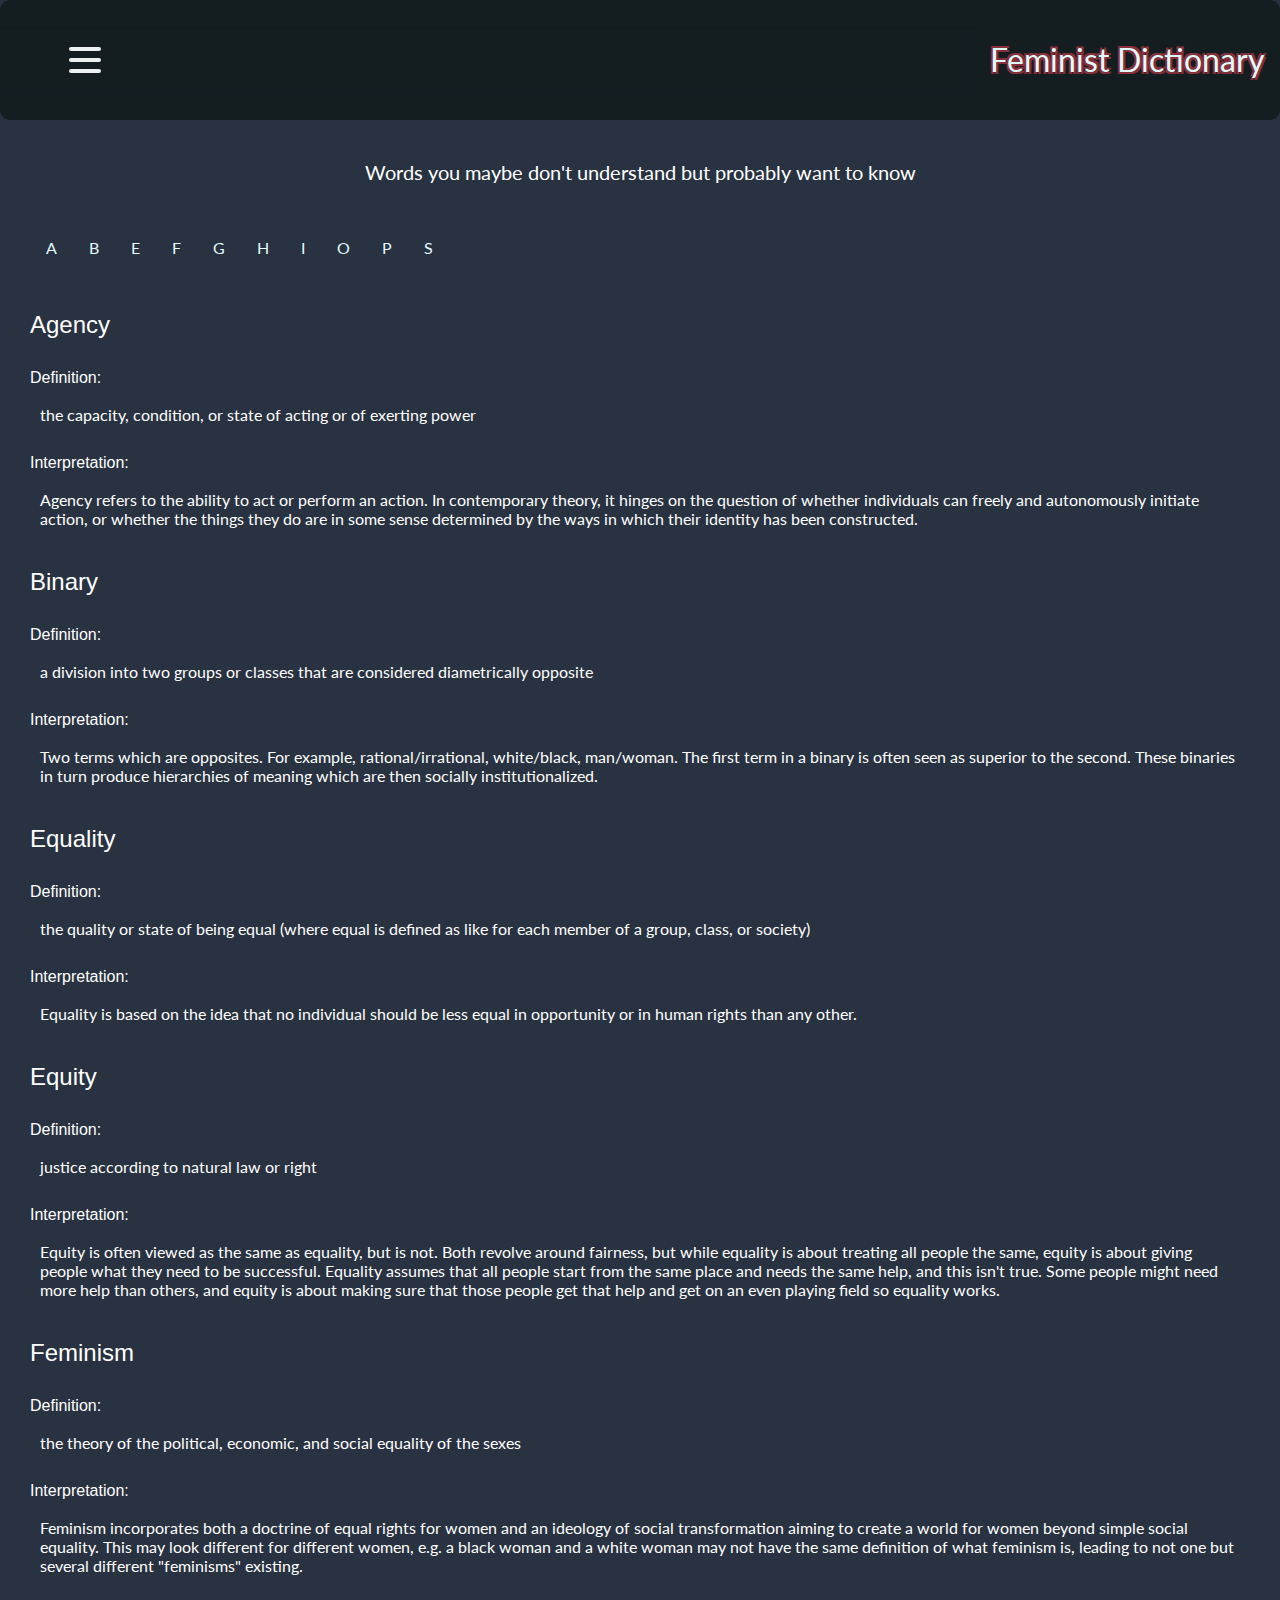
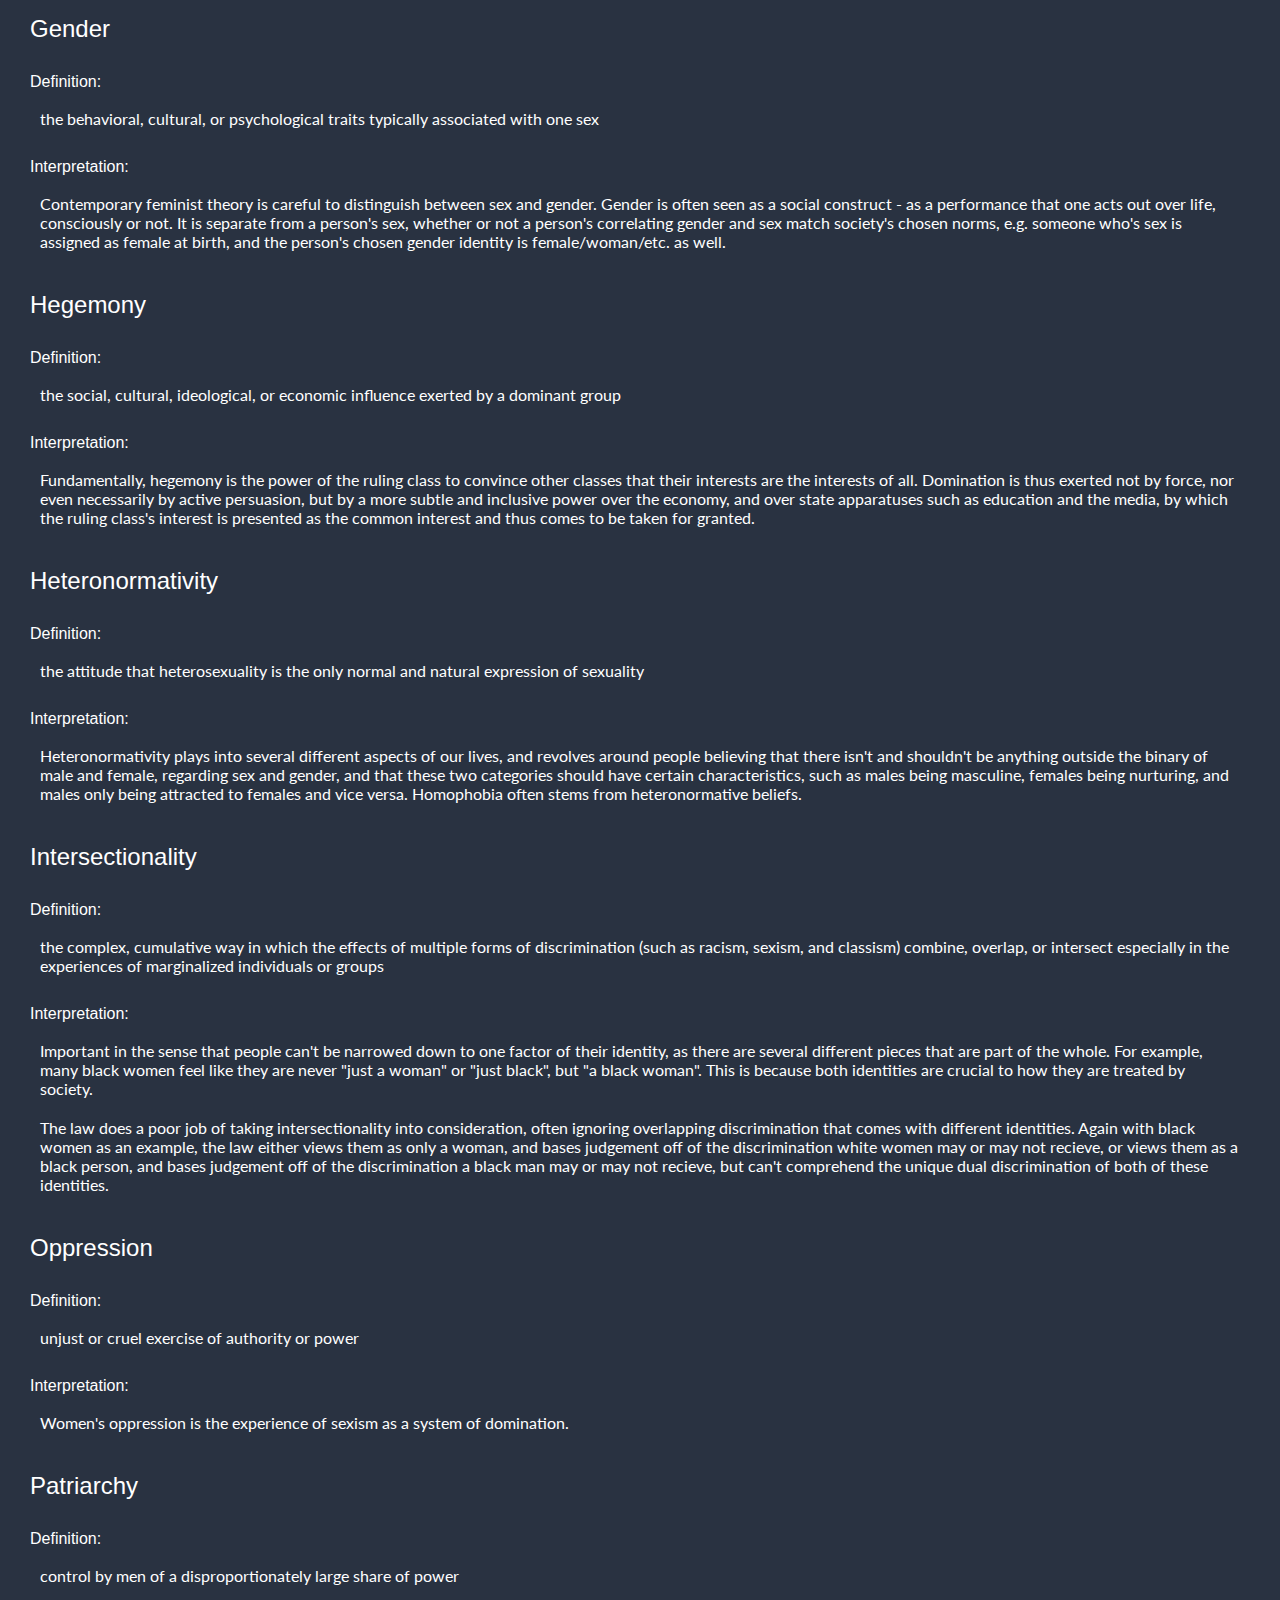
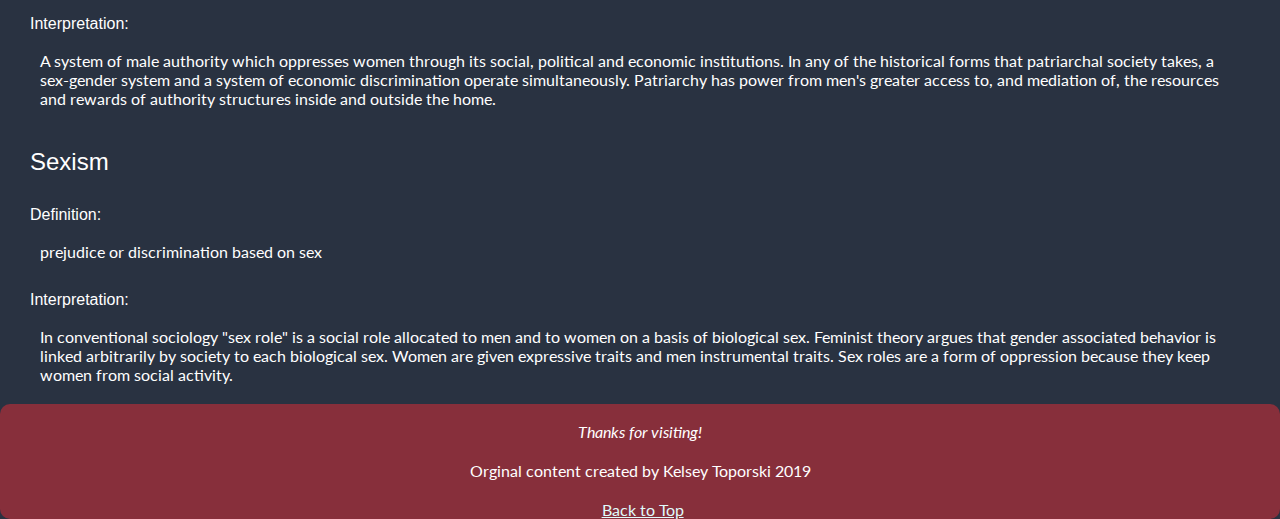
<file: femdict.html>
<!DOCTYPE html>
<html lang="en">
<head>
  <meta charset="UTF-8">

  <meta name="viewport" content="width=device-width, initial-scale=1.0">

  <!-- connects to the stylesheets -->
  <link rel="stylesheet" href="css/reset.css">
  <link rel="stylesheet" href="css/style.css">
  <link rel="stylesheet" href="https://cdnjs.cloudflare.com/ajax/libs/font-awesome/6.2.0/css/all.min.css" integrity="sha512-xh6O/CkQoPOWDdYTDqeRdPCVd1SpvCA9XXcUnZS2FmJNp1coAFzvtCN9BmamE+4aHK8yyUHUSCcJHgXloTyT2A==" crossorigin="anonymous" referrerpolicy="no-referrer">
    
  <!-- connect to a Google font -->  
  <!-- connect to a Font Aweseom font -->
  <!-- connect to a favicon -->

  <title>Women's Web - Dictionary</title>
  <link rel="shortcut icon" type="image/x-icon" href="/images/favicon2.png">
  <a class="skip" href = "#mainstuff">Skip to main content</a>
</head>

<body>
  <header>
    <nav>
      <div class="container nav-container">
          <input class="checkbox" type="checkbox" id="check">
          <label id="menu_label" for="check">menu</label>
          <div class="hamburger-lines">
              <span class="line line1"></span>
              <span class="line line2"></span>
              <span class="line line3"></span>
          </div>  
          <ul class="nav_links">
              <li><a href="index.html">Home</a></li>
              <li><a href="literature.html">Literature</a></li>
              <li><a href="history.html">History and Politics</a></li>
              <li><a  class="active" href="femdict.html">Feminist Dictionary</a></li>
          </ul>
      </div>
  </nav>
      <!-- definitions from meriam webster -->
      <!-- interpretations from
            The Dictionary of Feminist Theory - Maggie Humm,
            Key Concepts In Post-Colonial Studies - Ashcroft, Bill, Gareth Griffiths, and Helen Tiffin,
            or myself -->
      <!-- interpretation of equity from https://everydayfeminism.com/2014/09/equality-is-not-enough/ -->

    
      <h1>Feminist Dictionary</h1>
   

  </header>

  <main id="mainstuff">
   <h2>Words you maybe don't understand but probably want to know</h2> 

      <!-- definitions from meriam webster -->
      <!-- interpretations from
            The Dictionary of Feminist Theory - Maggie Humm,
            Key Concepts In Post-Colonial Studies - Ashcroft, Bill, Gareth Griffiths, and Helen Tiffin,
            or myself -->
      <!-- interpretation of equity from https://everydayfeminism.com/2014/09/equality-is-not-enough/ -->
      <ul class="category-page__alphabet-shortcuts" id="alphabet">
        <li class="category-page__alphabet-shortcut">
          <a href="#A">A</a></li>
        <li class="category-page__alphabet-shortcut">
          <a href="#B">B</a></li>
        <li class="category-page__alphabet-shortcut">
          <a href="#E">E</a></li>
        <li class="category-page__alphabet-shortcut">
          <a href="#F">F</a></li>
        <li class="category-page__alphabet-shortcut">
          <a href="#G">G</a></li>
        <li class="category-page__alphabet-shortcut">
          <a href="#H">H</a></li>
        <li class="category-page__alphabet-shortcut">
          <a href="#I">I</a></li>
        <li class="category-page__alphabet-shortcut">
          <a href="#O">O</a></li>
        <li class="category-page__alphabet-shortcut">
          <a href="#P">P</a></li>
        <li class="category-page__alphabet-shortcut">
          <a href="#S">S</a></li>
        </ul>


        <dl>
          <div class="A" id="A"></div>
          <dt>Agency</dt>
          <dd>Definition:</dd>
          <p class="p1">
              the capacity, condition, or state of acting or of exerting power
            </p>
          <dd>Interpretation:</dd>
          <p class="p1">
              Agency refers to the ability to act or perform an action. In contemporary theory, it hinges on the question of whether individuals can freely and autonomously initiate action, or whether the things they do are in some sense determined by the ways in which their identity has been constructed.
            </p>
        
            <div class="B" id="B"></div>
          <dt>Binary</dt>
          <dd>Definition:</dd>
          <p class="p1">
              a division into two groups or classes that are considered diametrically opposite
            </p>
          <dd>Interpretation:</dd>
          <p class="p1">
              Two terms which are opposites. For example, rational/irrational, white/black, man/woman. The first term in a binary is often seen as superior to the second. These binaries in turn produce hierarchies of meaning which are then socially institutionalized.
            </p>
          
          <div class="E" id="E"></div>
          <dt>Equality</dt>
          <dd>Definition:</dd>
          <p class="p1">
              the quality or state of being equal (where equal is defined as like for each member of a group, class, or society)
            </p>
          <dd>Interpretation:</dd>
          <p class="p1">
              Equality is based on the idea that no individual should be less equal in opportunity or in human rights than any other.
            </p>
          
            
          <dt>Equity</dt>
          <dd>Definition:</dd>
          <p class="p1">
              justice according to natural law or right
            </p>
          <dd>Interpretation:</dd>
          <p class="p1">
              Equity is often viewed as the same as equality, but is not. Both revolve around fairness, but while equality is about treating all people the same, equity is about giving people what they need to be successful. Equality assumes that all people start from the same place and needs the same help, and this isn't true. Some people might need more help than others, and equity is about making sure that those people get that help and get on an even playing field so equality works.
            </p>
          
          <div class="F" id="F"></div>
          <dt>Feminism</dt>
          <dd>Definition:</dd>
          <p class="p1">
              the theory of the political, economic, and social equality of the sexes
            </p>
          <dd>Interpretation:</dd>
          <p class="p1">
              Feminism incorporates both a doctrine of equal rights for women and an ideology of social transformation aiming to create a world for women beyond simple social equality. This may look different for different women, e.g. a black woman and a white woman may not have the same definition of what feminism is, leading to not one but several different "feminisms" existing.
            </p>
         
          <div class="G" id="G"></div>
          <dt>Gender</dt>
          <dd>Definition:</dd>
          <p class="p1">
              the behavioral, cultural, or psychological traits typically associated with one sex
            </p>
          <dd>Interpretation:</dd>
          <p class="p1">
              Contemporary feminist theory is careful to distinguish between sex and gender. Gender is often seen as a social construct - as a performance that one acts out over life, consciously or not. It is separate from a person's sex, whether or not a person's correlating gender and sex match society's chosen norms, e.g. someone who's sex is assigned as female at birth, and the person's chosen gender identity is female/woman/etc. as well.
            </p>
          
          <div class="H" id="H"></div>
          <dt>Hegemony</dt>
          <dd>Definition:</dd>
          <p class="p1">
              the social, cultural, ideological, or economic influence exerted by a dominant group
            </p>
          <dd>Interpretation:</dd>
          <p class="p1">
              Fundamentally, hegemony is the power of the ruling class to convince other classes that their interests are the interests of all.  Domination is thus exerted not by force, nor even necessarily by active persuasion, but by a more subtle and inclusive power over the economy, and over state apparatuses such as education and the media, by which the ruling class's interest is presented as the common interest and thus comes to be taken for granted.
            </p>
         
            
          <dt>Heteronormativity</dt>
          <dd>Definition:</dd>
          <p class="p1">
              the attitude that heterosexuality is the only normal and natural expression of sexuality
            </p></dd>
          <dd>Interpretation:</dd>
          <p class="p1">
              Heteronormativity plays into several different aspects of our lives, and revolves around people believing that there isn't and shouldn't be anything outside the binary of male and female, regarding sex and gender, and that these two categories should have certain characteristics, such as males being masculine, females being nurturing, and males only being attracted to females and vice versa. Homophobia often stems from heteronormative beliefs.
            </p>
          
          <div class="I" id="I"></div>
          <dt>Intersectionality</dt>
          <dd>Definition:</dd>
          <p class="p1">
              the complex, cumulative way in which the effects of multiple forms of discrimination (such as racism, sexism, and classism) combine, overlap, or intersect especially in the experiences of marginalized individuals or groups
            </p>
          <dd>Interpretation:</dd>
          <p class="p1">
              Important in the sense that people can't be narrowed down to one factor of their identity, as there are several different pieces that are part of the whole. For example, many black women feel like they are never "just a woman" or "just black", but "a black woman". This is because both identities are crucial to how they are treated by society.
            </p>
            <p class="p1">
              The law does a poor job of taking intersectionality into consideration, often ignoring overlapping discrimination that comes with different identities. Again with black women as an example, the law either views them as only a woman, and bases judgement off of the discrimination white women may or may not recieve, or views them as a black person, and bases judgement off of the discrimination a black man may or may not recieve, but can't comprehend the unique dual discrimination of both of these identities.
            </p>
             
          <div class="O" id="O"></div>
          <dt>Oppression</dt>
          <dd>Definition:</dd>
          <p class="p1">
              unjust or cruel exercise of authority or power
            </p>
          <dd>Interpretation:</dd>
          <p class="p1">
              Women's oppression is the experience of sexism as a system of domination.
            </p>
         
          <div class="P" id="P"></div>
          <dt>Patriarchy</dt>
          <dd>Definition:</dd>
          <p class="p1">
              control by men of a disproportionately large share of power
            </p>
          <dd>Interpretation:</dd>
          <p class="p1">
              A system of male authority which oppresses women through its social, political and economic institutions. In any of the historical forms that patriarchal society takes, a sex-gender system and a system of economic discrimination operate simultaneously. Patriarchy has power from men's greater access to, and mediation of, the resources and rewards of authority structures inside and outside the home.
            </p>
               
          <div class="S" id="S"></div>
          <dt>Sexism</dt>
          <dd>Definition:</dd>
          <p class="p1">
              prejudice or discrimination based on sex
            </p>
          <dd>Interpretation:</dd>
          <p class="p1">
              In conventional sociology "sex role" is a social role allocated to men and to women on a basis of biological sex. Feminist theory argues that gender associated behavior is linked arbitrarily by society to each biological sex. Women are given expressive traits and men instrumental traits. Sex roles are a form of oppression because they keep women from social activity.
            </p>
        </dl>
  

    </main>

    <footer>
      <p >
        <i>  Thanks for visiting! </i>
      </p>
      <p >Orginal content created by Kelsey Toporski 2019</p>
      <a  class="thanks" href="#mainstuff">Back to Top</a>
    <i class="fa-solid fa-arrow-up"></i>
    </footer>

</body>
</html>
</file>
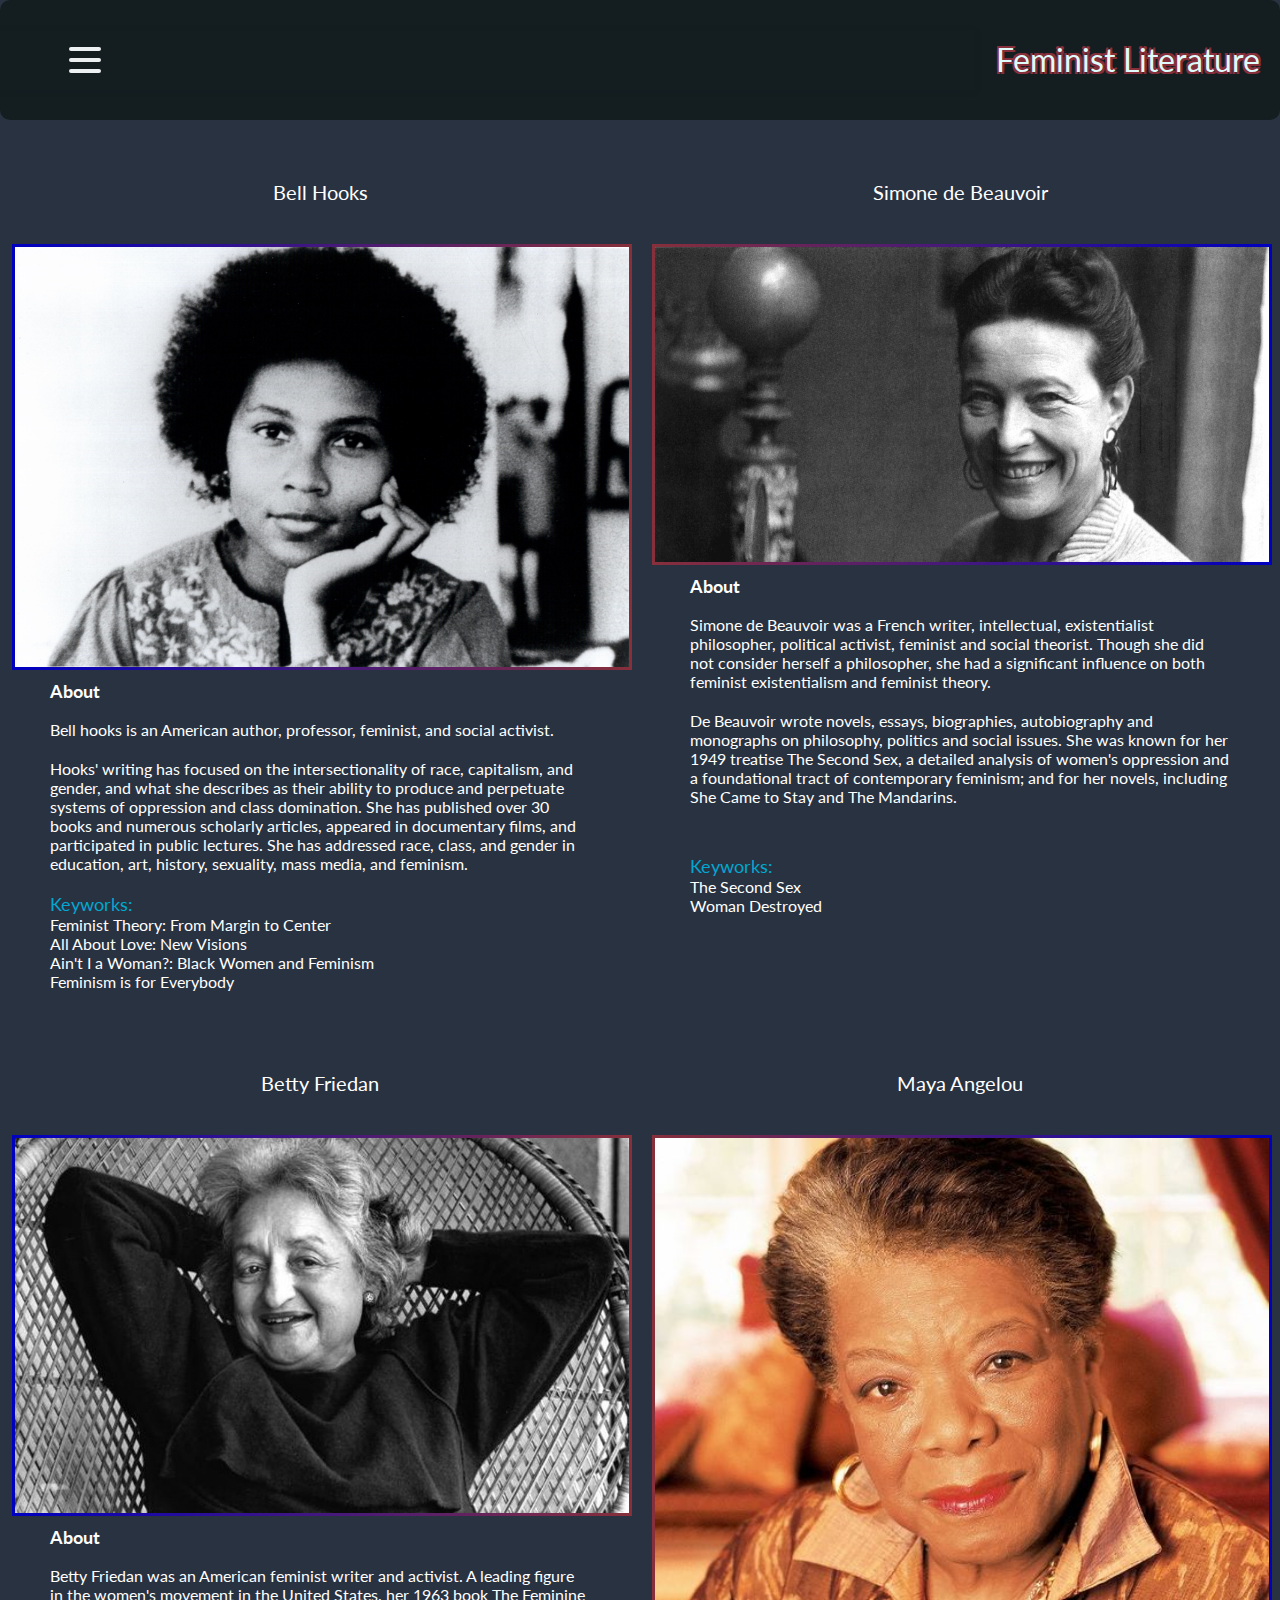
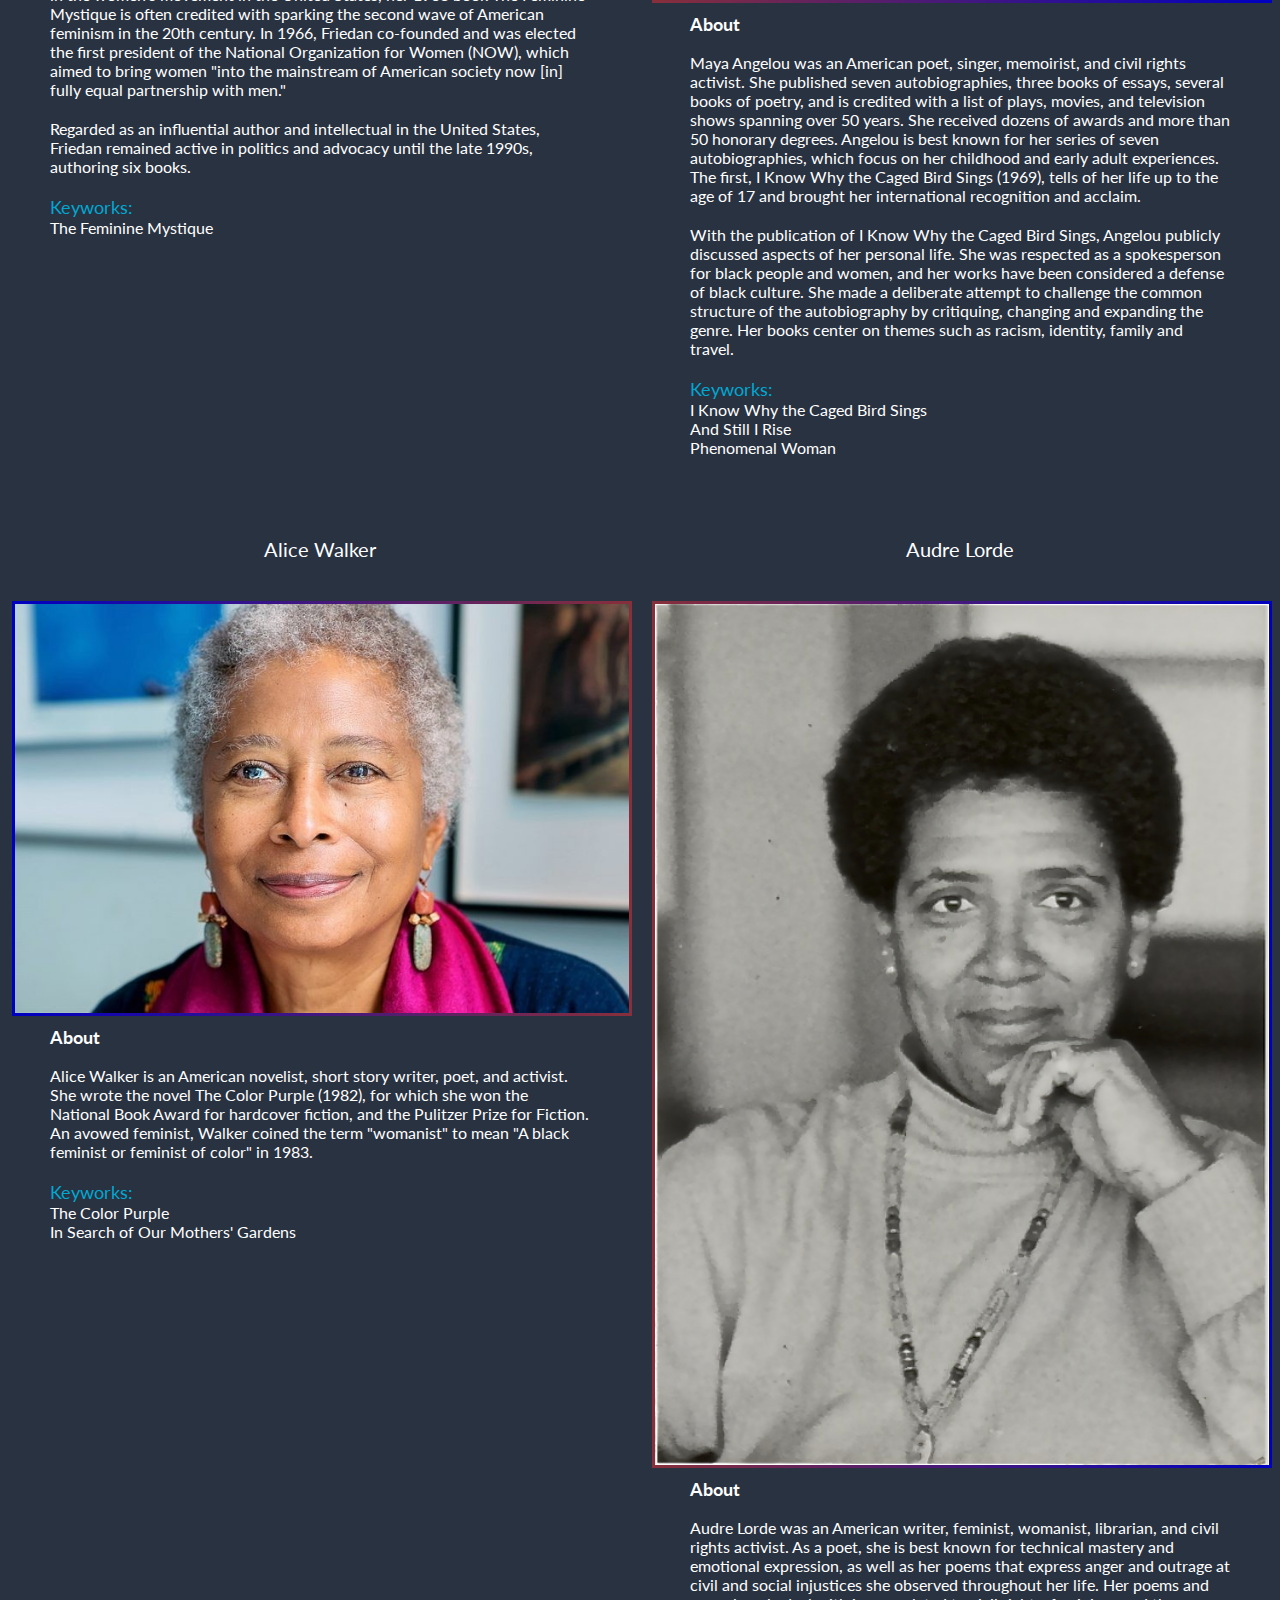
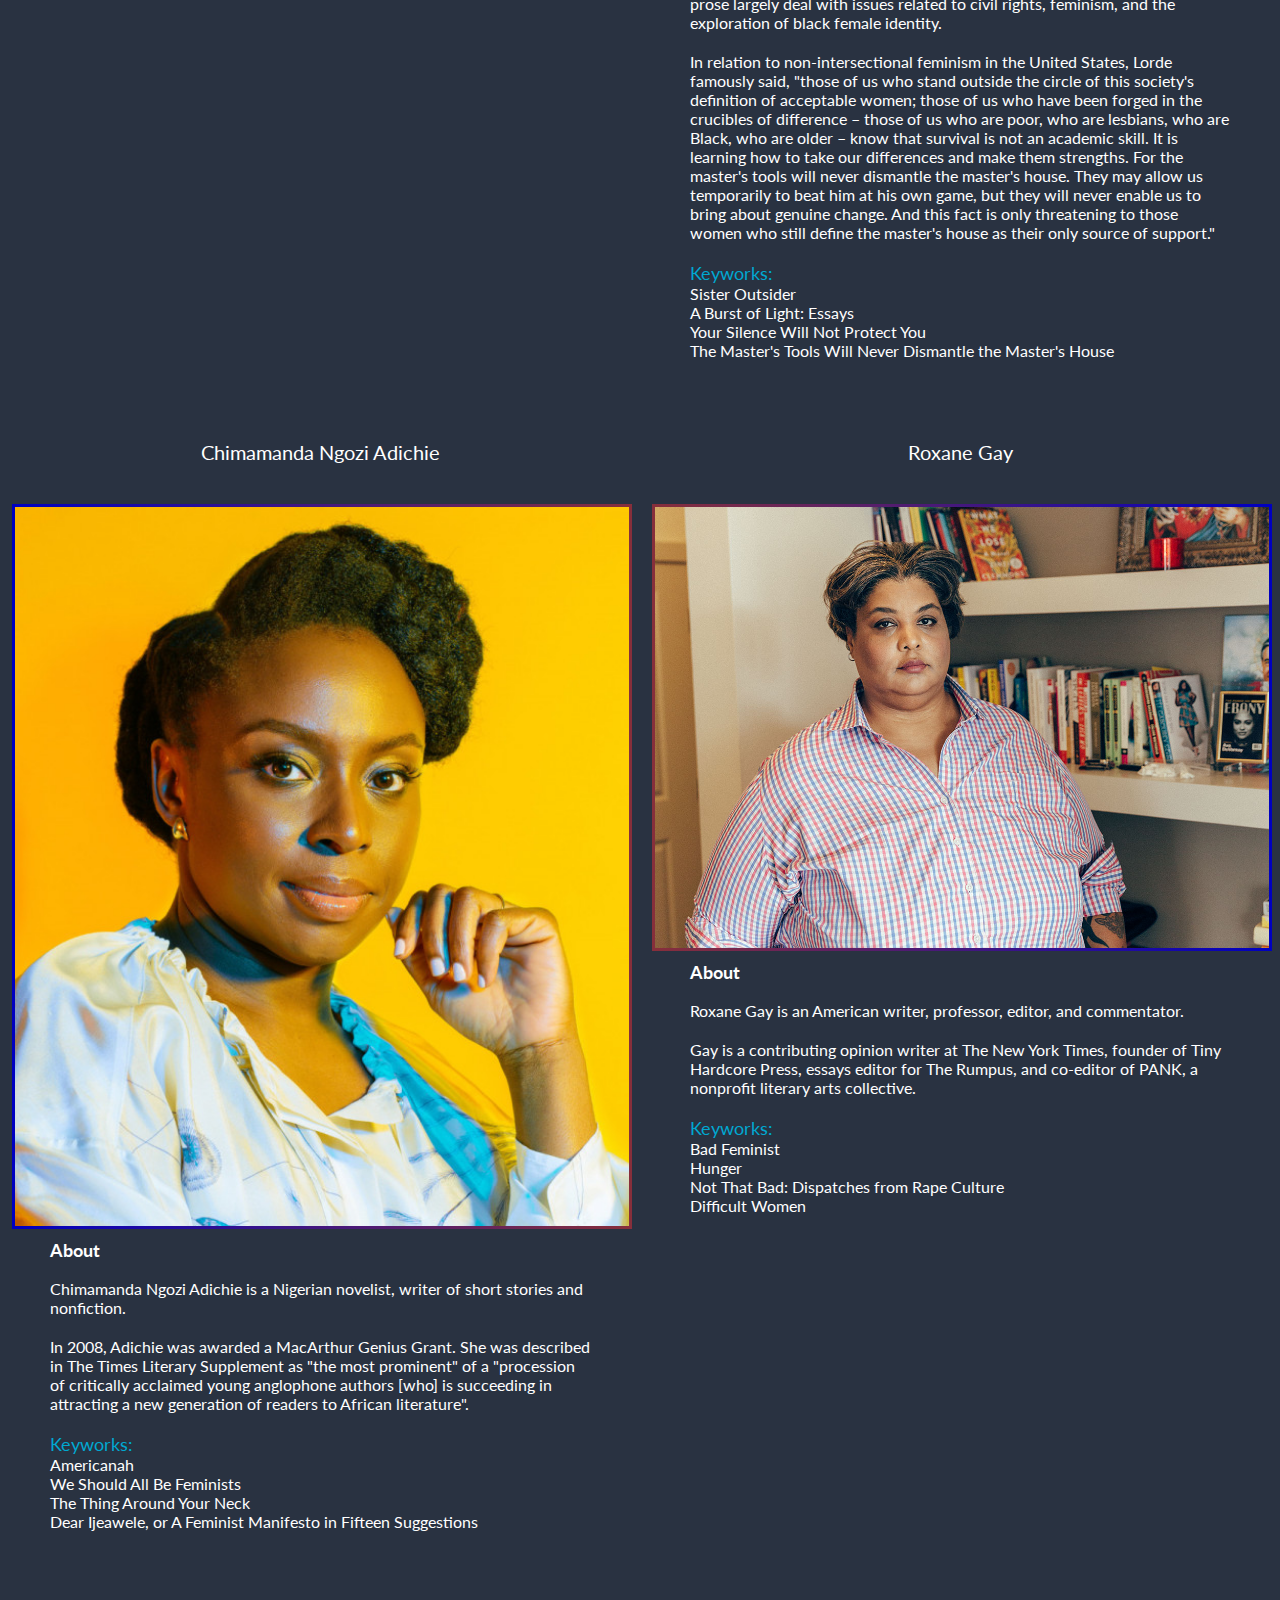
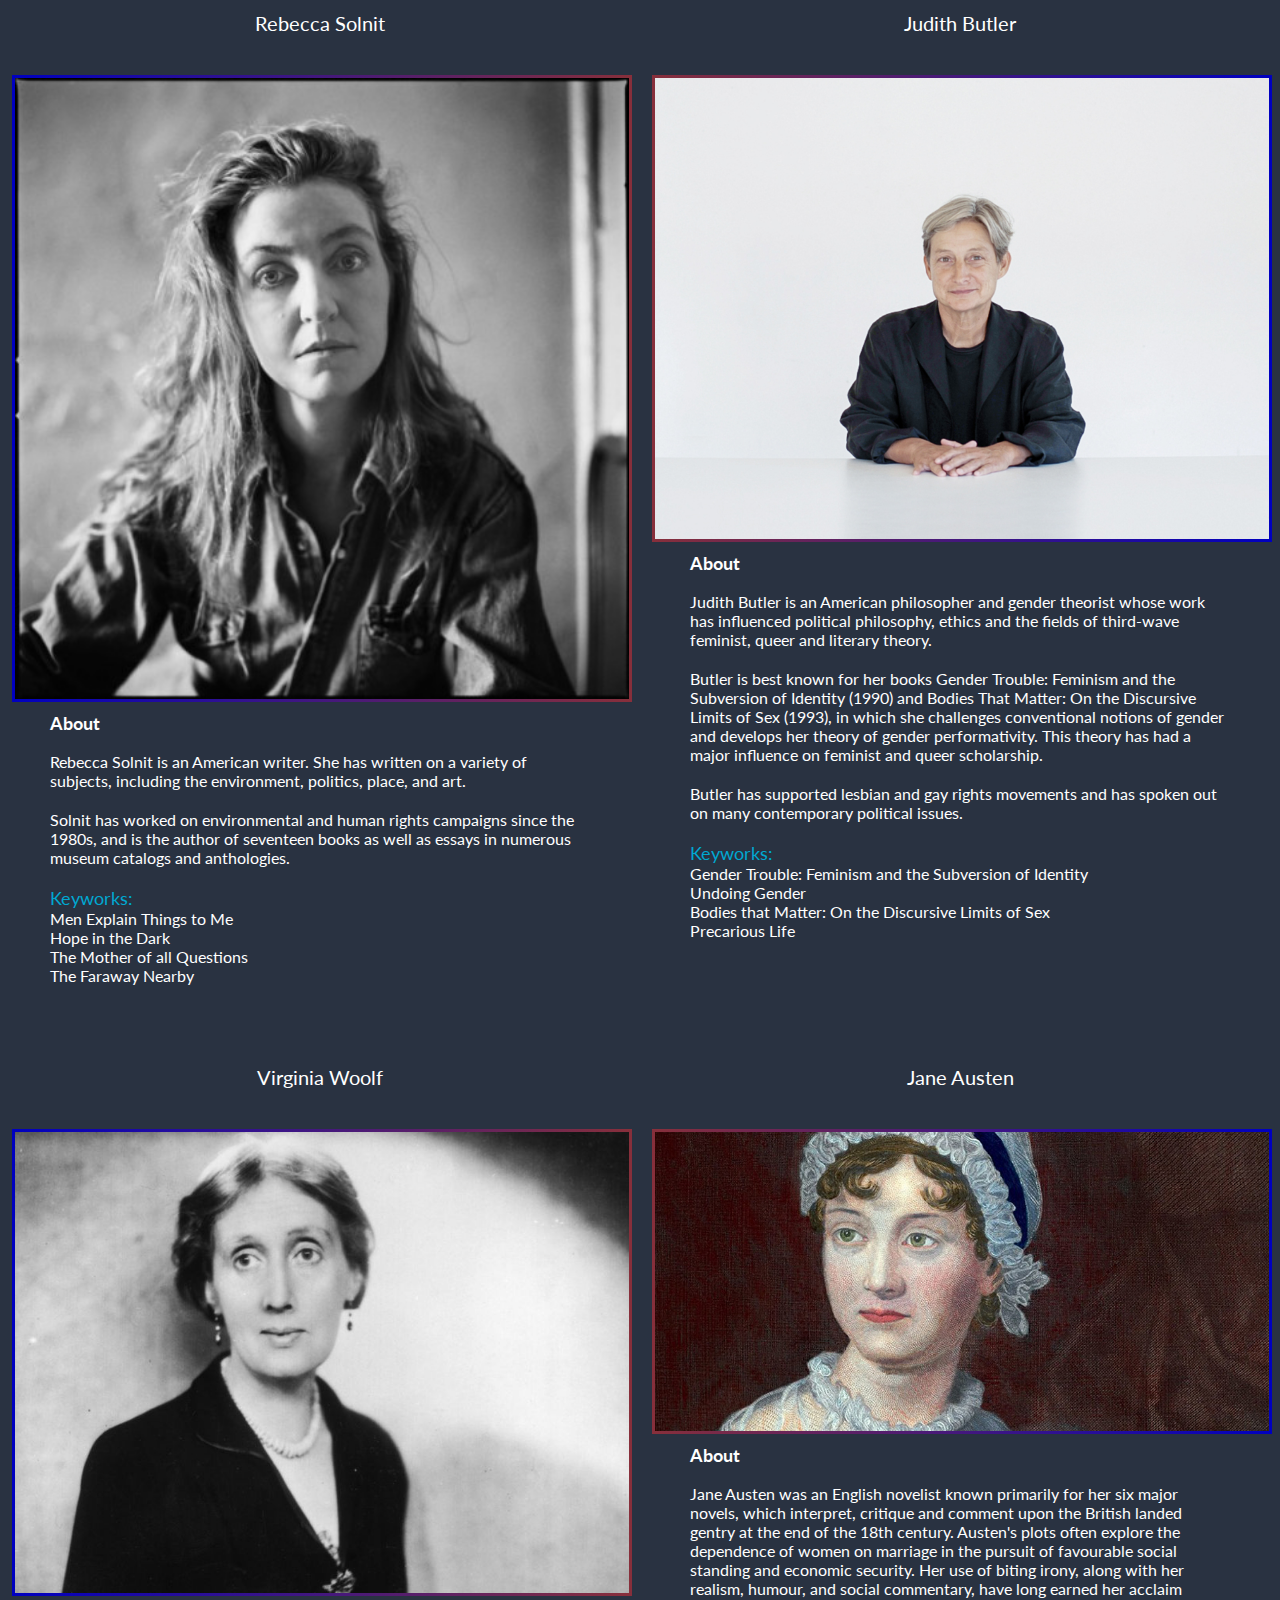
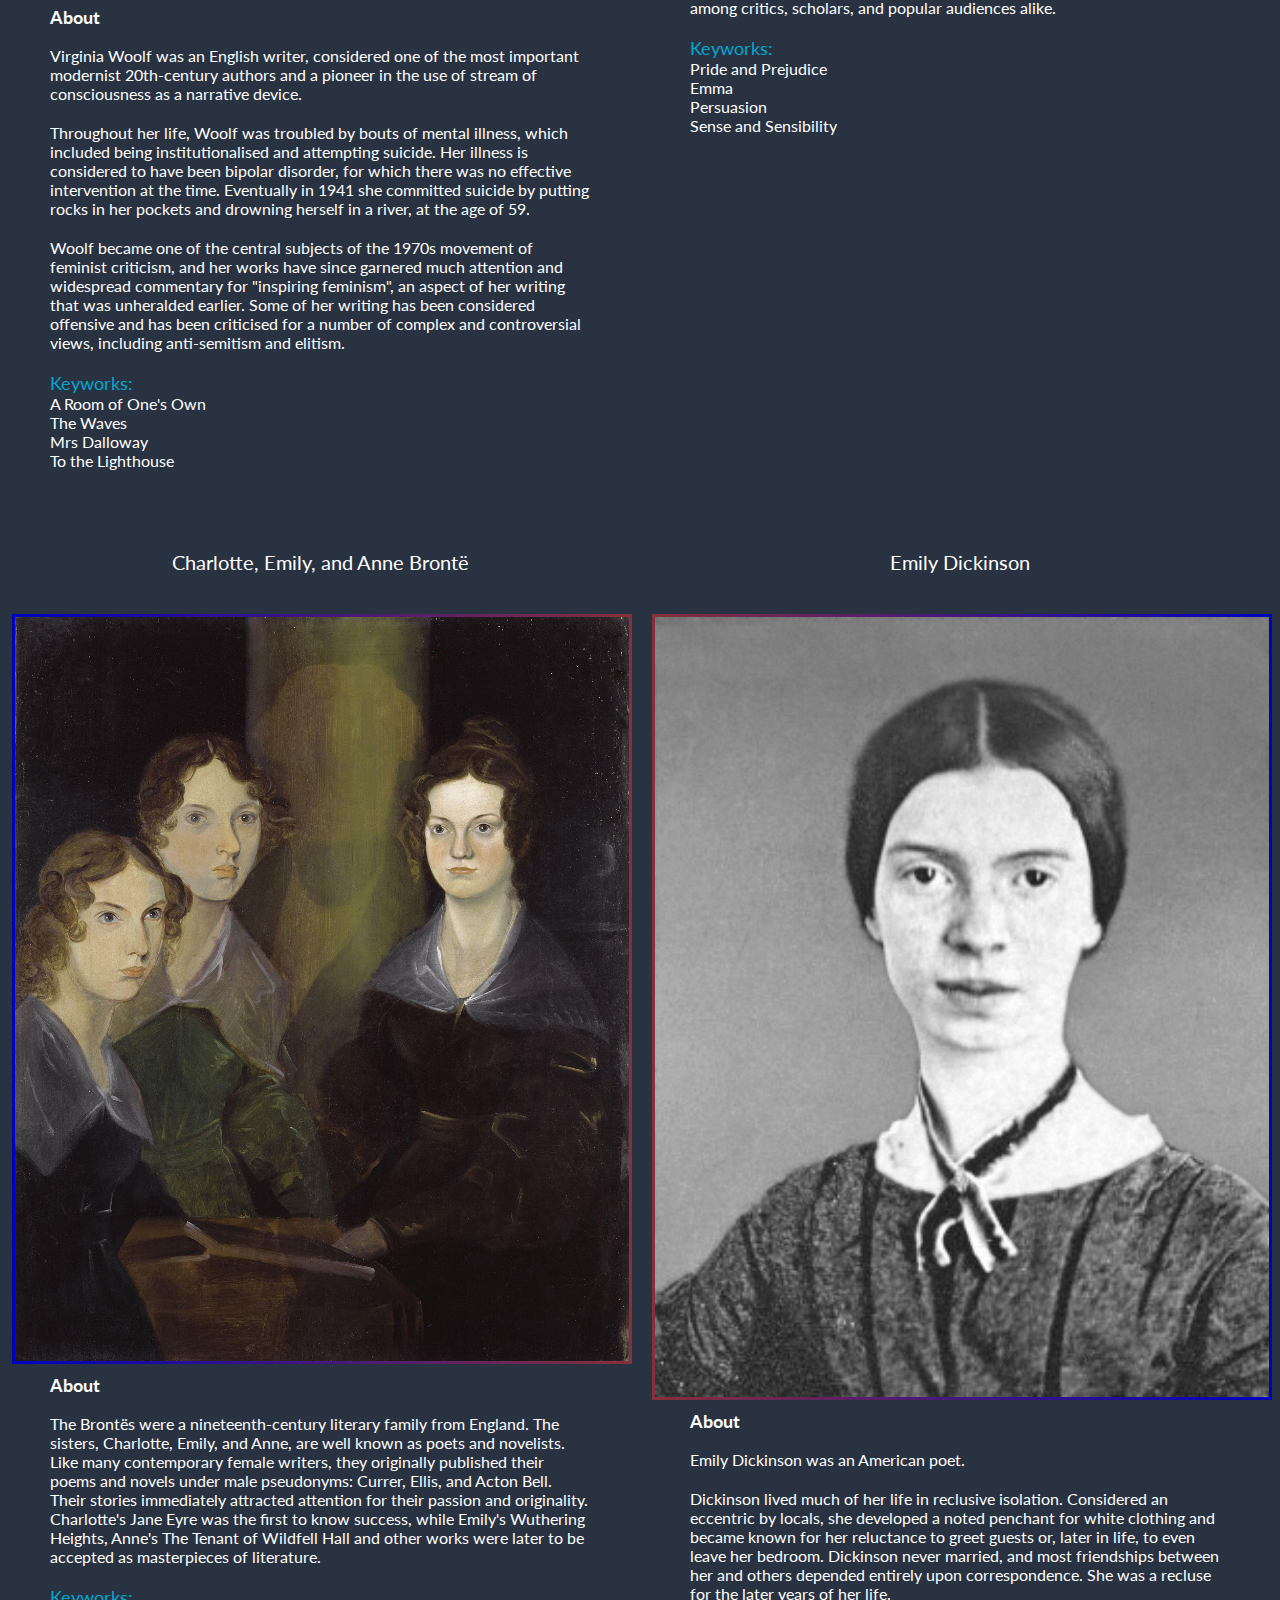
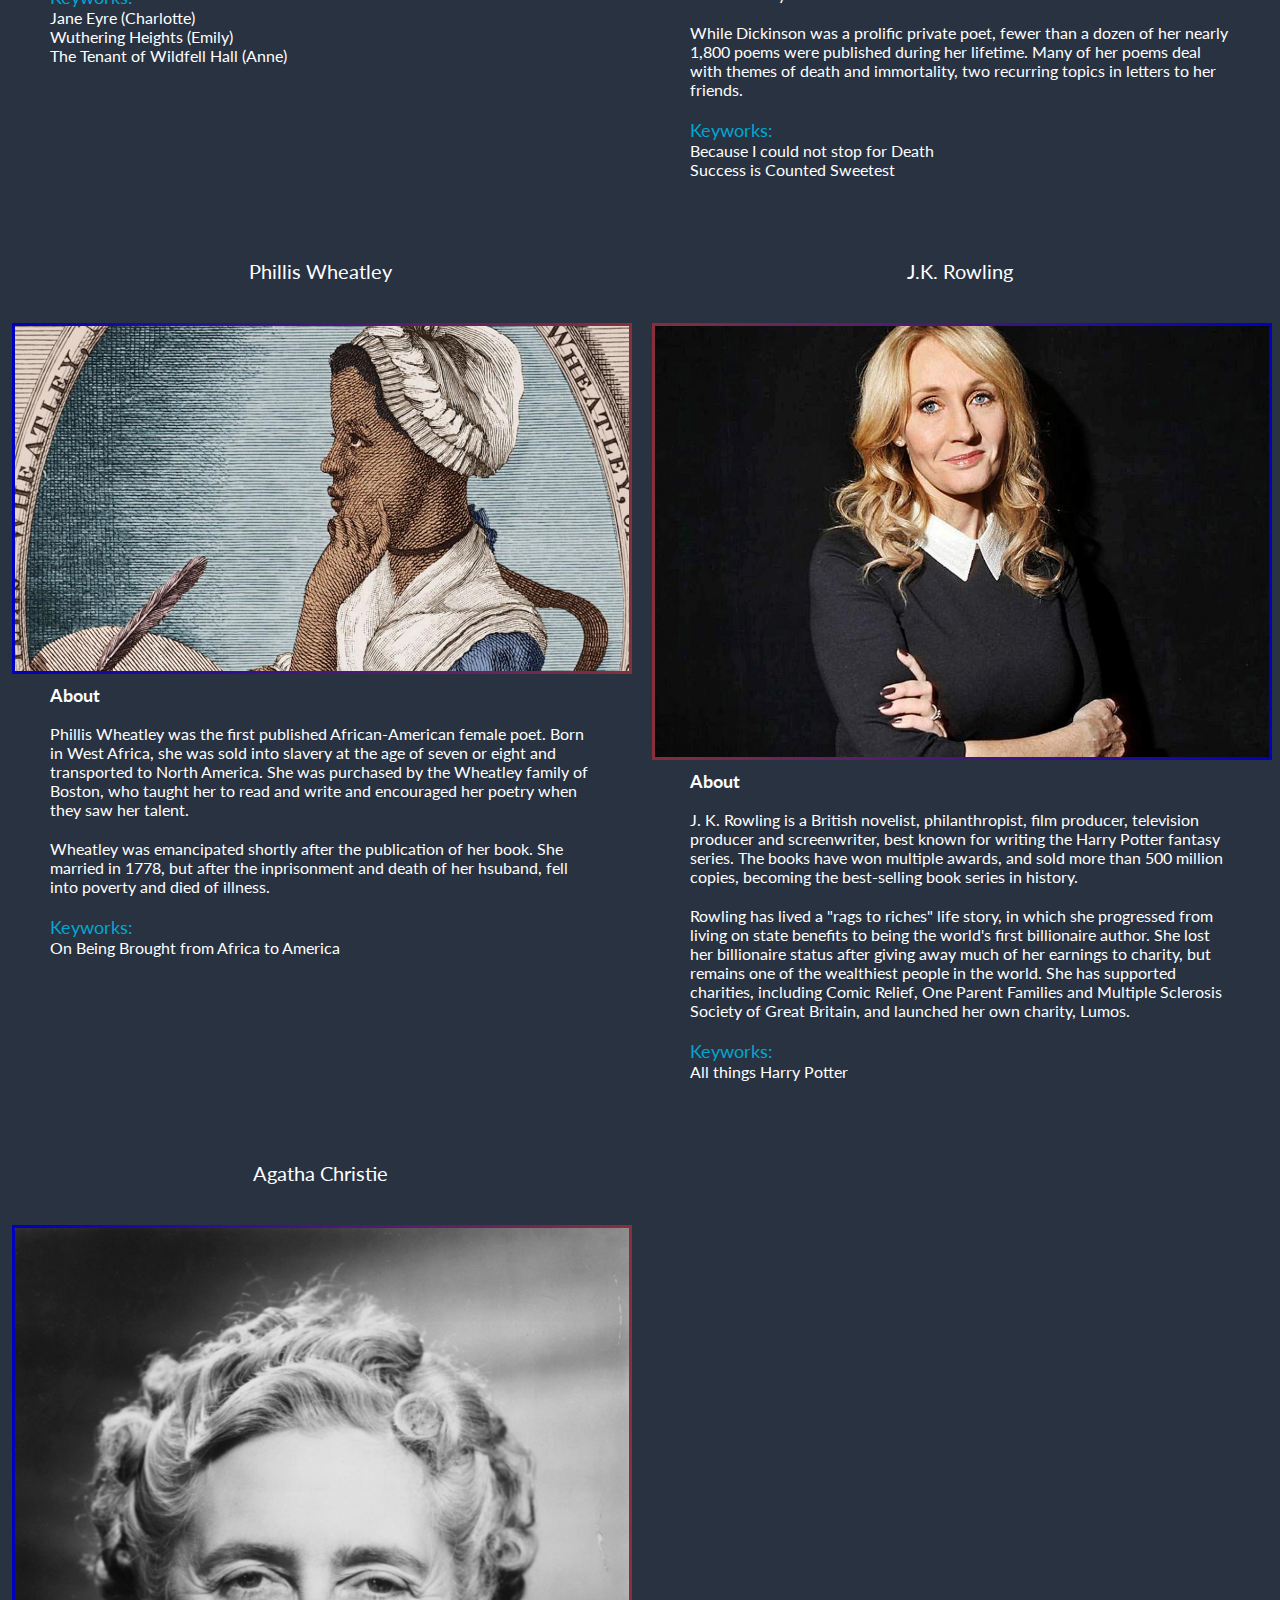
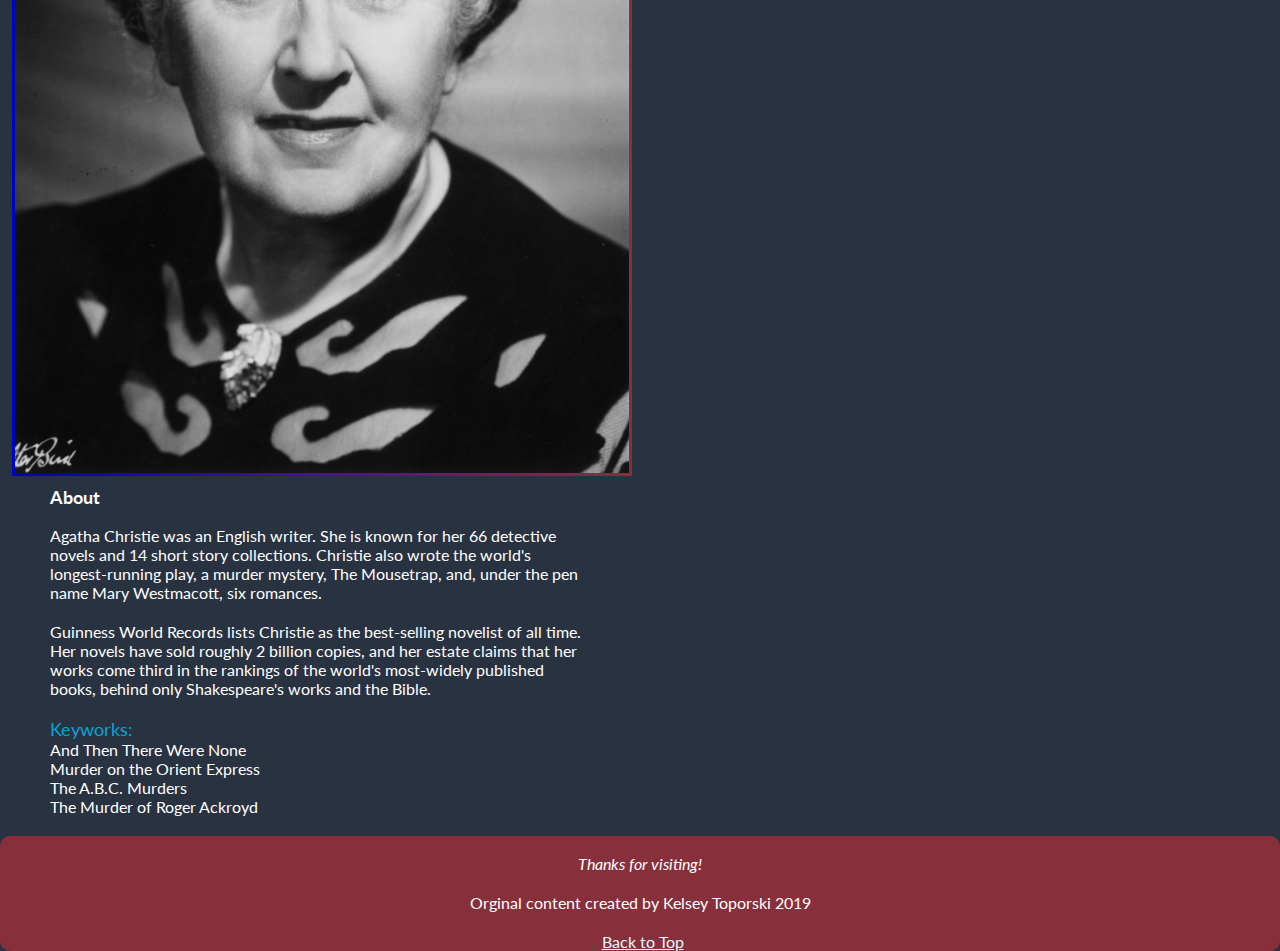
<file: literature.html>
<!DOCTYPE html>
<html lang="en">
<head>
  <meta charset="UTF-8">

  <meta name="viewport" content="width=device-width, initial-scale=1.0">

  <!-- connects to the stylesheets -->
  <link rel="stylesheet" href="css/reset.css">
  <link rel="stylesheet" href="css/style.css">
  <link rel="stylesheet" href="https://cdnjs.cloudflare.com/ajax/libs/font-awesome/6.2.0/css/all.min.css" integrity="sha512-xh6O/CkQoPOWDdYTDqeRdPCVd1SpvCA9XXcUnZS2FmJNp1coAFzvtCN9BmamE+4aHK8yyUHUSCcJHgXloTyT2A==" crossorigin="anonymous" referrerpolicy="no-referrer">
    
  <!-- connect to a Google font -->  
  <!-- connect to a Font Aweseom font -->
  <!-- connect to a favicon -->

  <title>Women's Web - Literature</title>
  <link rel="shortcut icon" type="image/x-icon" href="/images/favicon2.png">
  <a class="skip" href = "#mainstuff">Skip to main content</a>
</head>

<body>
  <header>
    <nav>
      <div class="container nav-container">
          <input class="checkbox" type="checkbox" id="check">
          <label id="menu_label" for="check">menu</label>
          <div class="hamburger-lines">
              <span class="line line1"></span>
              <span class="line line2"></span>
              <span class="line line3"></span>
          </div>  
          <ul class="nav_links">
              <li><a href="index.html">Home</a></li>
              <li><a class="active" href="literature.html">Literature</a></li>
              <li><a href="history.html">History and Politics</a></li>
              <li><a href="femdict.html">Feminist Dictionary</a></li>
          </ul>
      </div>
  </nav>
      <!-- definitions from meriam webster -->
      <!-- interpretations from
            The Dictionary of Feminist Theory - Maggie Humm,
            Key Concepts In Post-Colonial Studies - Ashcroft, Bill, Gareth Griffiths, and Helen Tiffin,
            or myself -->
      <!-- interpretation of equity from https://everydayfeminism.com/2014/09/equality-is-not-enough/ -->

    
      <h1>Feminist Literature</h1>
  </header>
<body>
  <main id="mainstuff" class="grid-parent">
      <div id="item1">
      <h2>Bell Hooks</h2>
      <img src="images/bell_hooks.jpg"  width="200" alt="Image of bell hooks" class="mainimg">
      <h3>About</h3>
        <p class="p1">
          Bell hooks is an American author, professor, feminist, and social activist.
        </p>
        <p class="p1">
          Hooks' writing has focused on the intersectionality of race, capitalism, and gender, and what she describes as their ability to produce and perpetuate systems of oppression and class domination. She has published over 30 books and numerous scholarly articles, appeared in documentary films, and participated in public lectures. She has addressed race, class, and gender in education, art, history, sexuality, mass media, and feminism.
        </p>
        <h4>Keyworks:</h4>
        <ul class="p1">
          <li>Feminist Theory: From Margin to Center</li>
          <li>All About Love: New Visions</li>
          <li>Ain't I a Woman?: Black Women and Feminism</li>
          <li>Feminism is for Everybody</li>
        </ul>
      </div>

      <div id="item2">
     <h2>Simone de Beauvoir</h2> 
      <img src="images/simone_db.jpg"  width="200" alt="Image of Simone de Beauvoir" class="mainimg">
      <h3>About</h3>
        <p class="p1">
          Simone de Beauvoir was a French writer, intellectual, existentialist philosopher, political activist, feminist and social theorist. Though she did not consider herself a philosopher, she had a significant influence on both feminist existentialism and feminist theory.
        </p>
        <p class="p1">
          De Beauvoir wrote novels, essays, biographies, autobiography and monographs on philosophy, politics and social issues. She was known for her 1949 treatise The Second Sex, a detailed analysis of women's oppression and a foundational tract of contemporary feminism; and for her novels, including She Came to Stay and The Mandarins.
        </p><br>
        <h4>Keyworks:</h4>
        <ul class="p1">
          <li>The Second Sex</li>
          <li>Woman Destroyed</li>
        </ul>
      </div>

      <div id="item3">
      <h2>Betty Friedan</h2>
      <img src="images/betty_friedan.jpg"  width="200" alt="Image of Betty Friedan" class="mainimg">
      <h3>About</h3>
        <p class="p1">
          Betty Friedan was an American feminist writer and activist. A leading figure in the women's movement in the United States, her 1963 book The Feminine Mystique is often credited with sparking the second wave of American feminism in the 20th century. In 1966, Friedan co-founded and was elected the first president of the National Organization for Women (NOW), which aimed to bring women "into the mainstream of American society now [in] fully equal partnership with men."
        </p>
        <p class="p1">
          Regarded as an influential author and intellectual in the United States, Friedan remained active in politics and advocacy until the late 1990s, authoring six books.
        </p>
        <h4>Keyworks:</h4>
        <ul class="p1">
          <li>The Feminine Mystique</li>
        </ul>
      </div>

      <div id="item4">
      <h2>Maya Angelou</h2>
      <img src="images/maya_angelou.jpg"  width="200" alt="Image of Maya Angelou" class="mainimg">
      <h3>About</h3>
        <p class="p1">
          Maya Angelou was an American poet, singer, memoirist, and civil rights activist. She published seven autobiographies, three books of essays, several books of poetry, and is credited with a list of plays, movies, and television shows spanning over 50 years. She received dozens of awards and more than 50 honorary degrees. Angelou is best known for her series of seven autobiographies, which focus on her childhood and early adult experiences. The first, I Know Why the Caged Bird Sings (1969), tells of her life up to the age of 17 and brought her international recognition and acclaim.
        </p>
        <p class="p1">
          With the publication of I Know Why the Caged Bird Sings, Angelou publicly discussed aspects of her personal life. She was respected as a spokesperson for black people and women, and her works have been considered a defense of black culture. She made a deliberate attempt to challenge the common structure of the autobiography by critiquing, changing and expanding the genre. Her books center on themes such as racism, identity, family and travel.
        </p>
        <h4>Keyworks:</h4>
        <ul class="p1">
          <li>I Know Why the Caged Bird Sings</li>
          <li>And Still I Rise</li>
          <li>Phenomenal Woman</li>
        </ul>
      </div>

      <!-- <script>
        alert("HI");
        console.log("hey good lookin");
      </script> -->

      <div id="item5">
      <h2>Alice Walker</h2>
      <img src="images/alice_walker.jpg"  width="200" alt="Image of Alice Walker" class="mainimg">
      <h3>About</h3>
        <p class="p1">
          Alice Walker is an American novelist, short story writer, poet, and activist. She wrote the novel The Color Purple (1982), for which she won the National Book Award for hardcover fiction, and the Pulitzer Prize for Fiction. An avowed feminist, Walker coined the term "womanist" to mean "A black feminist or feminist of color" in 1983.
        </p class="p1">
        <h4>Keyworks:</h4>
      <ul class="p1">
          <li>The Color Purple</li>
          <li>In Search of Our Mothers' Gardens</li>
        </ul>
      </div>

      <div id="item6">
      <h2>Audre Lorde</h2>
      <img src="images/audre_lorde.jpg"  width="200" alt="Image of Audre Lorde" class="mainimg">
      <h3>About</h3>
        <p class="p1">
          Audre Lorde was an American writer, feminist, womanist, librarian, and civil rights activist. As a poet, she is best known for technical mastery and emotional expression, as well as her poems that express anger and outrage at civil and social injustices she observed throughout her life. Her poems and prose largely deal with issues related to civil rights, feminism, and the exploration of black female identity.
        </p>
        <p class="p1">
          In relation to non-intersectional feminism in the United States, Lorde famously said, "those of us who stand outside the circle of this society's definition of acceptable women; those of us who have been forged in the crucibles of difference – those of us who are poor, who are lesbians, who are Black, who are older – know that survival is not an academic skill. It is learning how to take our differences and make them strengths. For the master's tools will never dismantle the master's house. They may allow us temporarily to beat him at his own game, but they will never enable us to bring about genuine change. And this fact is only threatening to those women who still define the master's house as their only source of support."
        </p>
        <h4>Keyworks:</h4>
      <ul class="p1">
          <li>Sister Outsider</li>
          <li>A Burst of Light: Essays</li>
          <li>Your Silence Will Not Protect You</li>
          <li>The Master's Tools Will Never Dismantle the Master's House</li>
        </ul>
      </div>

      <div id="item7">
      <h2>Chimamanda Ngozi Adichie</h2>
      <img src="images/chimamanda.jpg"  width="200" alt="Image of Chimamanda Ngozi Adichie" class="mainimg">
      <h3>About</h3>
        <p class="p1">
          Chimamanda Ngozi Adichie is a Nigerian novelist, writer of short stories and nonfiction.
        </p>
        <p class="p1">
          In 2008, Adichie was awarded a MacArthur Genius Grant. She was described in The Times Literary Supplement as "the most prominent" of a "procession of critically acclaimed young anglophone authors [who] is succeeding in attracting a new generation of readers to African literature".
        </p>
        <h4>Keyworks:</h4>
      <ul class="p1">
          <li>Americanah</li>
          <li>We Should All Be Feminists</li>
          <li>The Thing Around Your Neck</li>
          <li>Dear Ijeawele, or A Feminist Manifesto in Fifteen Suggestions</li>
        </ul>
      </div>

      <div id="item8">
      <h2>Roxane Gay</h2>
      <img src="images/roxane_gay.jpg"  width="200" alt="Image of Roxane Gay" class="mainimg">
      <h3>About</h3>
        <p class="p1">
          Roxane Gay is an American writer, professor, editor, and commentator.
        </p>
        <p class="p1">
          Gay is a contributing opinion writer at The New York Times, founder of Tiny Hardcore Press, essays editor for The Rumpus, and co-editor of PANK, a nonprofit literary arts collective.
        </p>
        <h4>Keyworks:</h4>
      <ul class="p1">
          <li>Bad Feminist</li>
          <li>Hunger</li>
          <li>Not That Bad: Dispatches from Rape Culture</li>
          <li>Difficult Women</li>
        </ul>
      </div>

      <div id="item9">
      <h2>Rebecca Solnit</h2>
      <img src="images/rebecca_solnit.jpg"  width="200" alt="Image of Rebecca Solnit" class="mainimg">
      <h3>About</h3>
        <p class="p1">
          Rebecca Solnit is an American writer. She has written on a variety of subjects, including the environment, politics, place, and art.
        </p>
        <p class="p1">
          Solnit has worked on environmental and human rights campaigns since the 1980s, and is the author of seventeen books as well as essays in numerous museum catalogs and anthologies.
        </p>
        <h4>Keyworks:</h4>
      <ul class="p1">
          <li>Men Explain Things to Me</li>
          <li>Hope in the Dark</li>
          <li>The Mother of all Questions</li>
          <li>The Faraway Nearby</li>
        </ul>
      </div>

      <div id="item10">
      <h2>Judith Butler</h2>
      <img src="images/judith_butler.jpg"  width="200" alt="Image of Judith Butler" class="mainimg">
      <h3>About</h3>
        <p class="p1">
          Judith Butler is an American philosopher and gender theorist whose work has influenced political philosophy, ethics and the fields of third-wave feminist, queer and literary theory.
        </p>
        <p class="p1">
          Butler is best known for her books Gender Trouble: Feminism and the Subversion of Identity (1990) and Bodies That Matter: On the Discursive Limits of Sex (1993), in which she challenges conventional notions of gender and develops her theory of gender performativity. This theory has had a major influence on feminist and queer scholarship.
        </p>
        <p class="p1">
          Butler has supported lesbian and gay rights movements and has spoken out on many contemporary political issues.
        </p>
        <h4>Keyworks:</h4>
      <ul class="p1">
          <li>Gender Trouble: Feminism and the Subversion of Identity</li>
          <li>Undoing Gender</li>
          <li>Bodies that Matter: On the Discursive Limits of Sex</li>
          <li>Precarious Life</li>
        </ul>
      </div>

      <div id="item11">
      <h2>Virginia Woolf</h2>
      <img src="images/virginia_woolf.jpg"  width="200" alt="Image of Virginia Woolf" class="mainimg">
      <h3>About</h3>
        <p class="p1">
          Virginia Woolf was an English writer, considered one of the most important modernist 20th-century authors and a pioneer in the use of stream of consciousness as a narrative device.
        </p>
        <p class="p1">
          Throughout her life, Woolf was troubled by bouts of mental illness, which included being institutionalised and attempting suicide. Her illness is considered to have been bipolar disorder, for which there was no effective intervention at the time. Eventually in 1941 she committed suicide by putting rocks in her pockets and drowning herself in a river, at the age of 59.
        </p>
        <p class="p1">
          Woolf became one of the central subjects of the 1970s movement of feminist criticism, and her works have since garnered much attention and widespread commentary for "inspiring feminism", an aspect of her writing that was unheralded earlier. Some of her writing has been considered offensive and has been criticised for a number of complex and controversial views, including anti-semitism and elitism.
        </p>
        <h4>Keyworks:</h4>
      <ul class="p1">
          <li>A Room of One's Own</li>
          <li>The Waves</li>
          <li>Mrs Dalloway</li>
          <li>To the Lighthouse</li>
        </ul>
      </div>

      <div id="item12">
      <h2>Jane Austen</h2>
      <img src="images/jane_austen.jpg"  width="200" alt="Image of Jane Austen" class="mainimg">
      <h3>About</h3>
        <p class="p1">
          Jane Austen was an English novelist known primarily for her six major novels, which interpret, critique and comment upon the British landed gentry at the end of the 18th century. Austen's plots often explore the dependence of women on marriage in the pursuit of favourable social standing and economic security. Her use of biting irony, along with her realism, humour, and social commentary, have long earned her acclaim among critics, scholars, and popular audiences alike.
        </p>
        <h4>Keyworks:</h4>
      <ul class="p1">
          <li>Pride and Prejudice</li>
          <li>Emma</li>
          <li>Persuasion</li>
          <li>Sense and Sensibility</li>
        </ul>
      </div>

      <div id="item13">
      <h2>Charlotte, Emily, and Anne Brontë</h2>
      <img src="images/bronte_sisters.jpg"  width="200" alt="Image of Charlotte, Emily, and Anne Brontë" class="mainimg">
      <h3>About</h3>
        <p class="p1">
          The Brontës were a nineteenth-century literary family from England. The sisters, Charlotte, Emily, and Anne, are well known as poets and novelists. Like many contemporary female writers, they originally published their poems and novels under male pseudonyms: Currer, Ellis, and Acton Bell. Their stories immediately attracted attention for their passion and originality. Charlotte's Jane Eyre was the first to know success, while Emily's Wuthering Heights, Anne's The Tenant of Wildfell Hall and other works were later to be accepted as masterpieces of literature.
        </p>
        <h4>Keyworks:</h4>
      <ul class="p1">
          <li>Jane Eyre (Charlotte)</li>
          <li>Wuthering Heights (Emily)</li>
          <li>The Tenant of Wildfell Hall (Anne)</li>
        </ul>
      </div>

      <div id="item14">
      <h2>Emily Dickinson</h2>
      <img src="images/emily_d.jpg"  width="200" alt="Image of Emily Dickinson" class="mainimg">
      <h3>About</h3>
        <p class="p1">
          Emily Dickinson was an American poet.
        </p>
        <p class="p1">
          Dickinson lived much of her life in reclusive isolation. Considered an eccentric by locals, she developed a noted penchant for white clothing and became known for her reluctance to greet guests or, later in life, to even leave her bedroom. Dickinson never married, and most friendships between her and others depended entirely upon correspondence. She was a recluse for the later years of her life.
        </p>
        <p class="p1">
          While Dickinson was a prolific private poet, fewer than a dozen of her nearly 1,800 poems were published during her lifetime. Many of her poems deal with themes of death and immortality, two recurring topics in letters to her friends.
        </p>
        <h4>Keyworks:</h4>
      <ul class="p1">
          <li>Because I could not stop for Death</li>
          <li>Success is Counted Sweetest</li>
        </ul>
      </div>

      <div id="item15">
      <h2>Phillis Wheatley</h2>
      <img src="images/phillis_w.jpg"  width="200" alt="Image of Phillis Wheatley" class="mainimg">
      <h3>About</h3>
        <p class="p1">
          Phillis Wheatley was the first published African-American female poet. Born in West Africa, she was sold into slavery at the age of seven or eight and transported to North America. She was purchased by the Wheatley family of Boston, who taught her to read and write and encouraged her poetry when they saw her talent.
        </p>
        <p class="p1">
          Wheatley was emancipated shortly after the publication of her book. She married in 1778, but after the inprisonment and death of her hsuband, fell into poverty and died of illness.
        </p>
        <h4>Keyworks:</h4>
      <ul class="p1">
          <li>On Being Brought from Africa to America</li>
        </ul>
      </div>

      <div id="item16">
      <h2>J.K. Rowling</h2>
      <img src="images/jk_rowling.jpg"  width="200" alt="Image of J.K. Rowling" class="mainimg">
      <h3>About</h3>
        <p class="p1">
          J. K. Rowling is a British novelist, philanthropist, film producer, television producer and screenwriter, best known for writing the Harry Potter fantasy series. The books have won multiple awards, and sold more than 500 million copies, becoming the best-selling book series in history.
        </p>
        <p class="p1">
          Rowling has lived a "rags to riches" life story, in which she progressed from living on state benefits to being the world's first billionaire author. She lost her billionaire status after giving away much of her earnings to charity, but remains one of the wealthiest people in the world. She has supported charities, including Comic Relief, One Parent Families and Multiple Sclerosis Society of Great Britain, and launched her own charity, Lumos.
        </p>
        <h4>Keyworks:</h4>
      <ul class="p1">
          <li>All things Harry Potter</li>
        </ul>
      </div>

      <div id="item17">
      <h2>Agatha Christie</h2>
      <img src="images/agatha.jpg"  width="200" alt="Image of Agatha Christie" class="mainimg">
      <h3>About</h3>
        <p class="p1">
          Agatha Christie was an English writer. She is known for her 66 detective novels and 14 short story collections. Christie also wrote the world's longest-running play, a murder mystery, The Mousetrap, and, under the pen name Mary Westmacott, six romances.
        </p>
        <p class="p1">
          Guinness World Records lists Christie as the best-selling novelist of all time. Her novels have sold roughly 2 billion copies, and her estate claims that her works come third in the rankings of the world's most-widely published books, behind only Shakespeare's works and the Bible.
        </p>
        <h4>Keyworks:</h4>
      <ul class="p1">
          <li>And Then There Were None</li>
          <li>Murder on the Orient Express</li>
          <li>The A.B.C. Murders</li>
          <li>The Murder of Roger Ackroyd</li>
        </ul>
      </div>
    </main>
  </body>
    <footer>
      <p >
        <i>  Thanks for visiting! </i>
      </p>
      <p >Orginal content created by Kelsey Toporski 2019</p>
      <a  class="thanks" href="#mainstuff">Back to Top</a>
      <i class="fa-solid fa-arrow-up"></i>
    </footer>
 
</html>
</file>
<file: css/style.css>
@import url('https://fonts.googleapis.com/css?family=Lato:400,700&display=swap');

body{
  background-color: #293241;
  color:#fff;
  font-family: 'Lato',sans-serif;
  display:grid;
  grid-template-rows: 120px auto auto;
}

li a, .skip{
  font-family:'Lato',sans-serif;
  font-size: 16px;
  color:#edf0f1;
  text-decoration: none;
}

a{
  color:#e0fbfc;
  text-decoration: underline;

}
#womansLink{
  color:#00a8d2;
}
.thanks{
  margin-left: 47vw;
}
header{
  display:flex;
  justify-content: space-between;
  align-items: center;
    grid-row: 1 / span 1;
    /* grid-column: 1/ span 1; */
    background-color: #141d20;
    border-radius: 10px;
    position: sticky;
    top: 0;
}

main{
  grid-row: 2 / span 1;
    grid-column: 1 / span 1;
}

h1,  p {
  margin-top: 18px;
  margin-bottom: 20px;
  justify-content: center;
  text-align: center;
}

h2{
  margin:40px;
  text-align: center;
}
h3{
  font-size: large;
  margin-left: 40px;
  margin-top: 10px;
  font-weight: bold;
}
h4{
  font-size: large;
  margin-left: 40px;
  margin-top: 10px;
  /* font-weight: bold; */
  color:#00a8d2;
}
dt{
  margin-top: 40px;
  margin-bottom: 30px;
  margin-left: 30px;
  font-weight: normal;
  font-size: 1.5em;
  font-family: 'Gill Sans', 'Gill Sans MT', Calibri, 'Trebuchet MS', sans-serif;
}

dd{
  margin-top: 30px;
  margin-bottom: 10px;
  margin-left: 30px;
  font-weight: normal;
  font-size: 1em;
  font-family: 'Gill Sans', 'Gill Sans MT', Calibri, 'Trebuchet MS', sans-serif;
}

ul {
  margin-left: 30px;
  
}
ul#alphabet {
  display: flex;
}
li a {
  display: inline-block;
  color: #e0fbfc;
  text-align: center;
  padding: 14px 16px;
  text-decoration: none;
}
.p1{
  margin-left: 40px;
  text-align: left;
  margin-right: 40px;
}
.literature, .history, .dictionary{
  align-self: top;  
  border: 2px solid #872F3B;
  border-radius: 10px;
  background-image: url('../images/background.jpg');
}
.active {
  padding: 12px 17px;
  background-color: #872F3B; 
  border: none;
  border-radius: 50px;
  cursor: pointer;
  transition: all 0.3s ease 0s;
  text-decoration: underline;
  text-decoration-style: dotted;
  text-decoration-thickness: 3px;
  text-underline-offset: 4px;
  font-weight: bold;
}
nav {
  align-items: left;
}

.nav_links {
  list-style: none;
}

.nav_links li {
  display: inline-block;
  padding: 0px 20px;
}
.nav_links li a {
  transition: all 0.3s ease 0s;
}

.nav_links li a:hover {
  transition: all 0.3s ease 0s;
  color: #00a8d2;
}

.nav-container .checkbox {
  position: absolute;
  display: block;
  height: 32px;
  width: 32px;
  top: 20px;
  left: 20px;
  z-index: 5;
  opacity: 0;
  cursor: pointer;
}
footer {
  margin-bottom: 0px;
  background-color: #872F3B;
  grid-row: 3/ span 1;
  grid-column: 1/ span 1;
  border-radius: 10px;
}

.skip {

    background: #141d20;
    left: 0;
    padding: 6px;
    -webkit-transition: top 1s ease-out;
    transition: top 1s ease-out;
    z-index: 2;
    position: absolute;
    left: -500px;
    top: -40px;
}

.skip:focus{
  background: #872F3B;
  top: 0;
  left: 0;
  padding: 6px;
  -webkit-transition: top 1s ease-out;
  transition: top 1s ease-out;
  z-index: 2;
  position: absolute;
}
.mainimg {
  display: block;
  margin-left: auto;
  margin-right: auto;
  /* margin: auto; */
  padding: 2px;
  height: 30vw;
  width: 30vw;
  object-fit: cover;
  background-size: cover;
  background-position: center;
  background-repeat: no-repeat;
  border: solid;
  border-image: linear-gradient(to right, #872F3B, #0000C0) 1;
  animation: fadeIn 3s;
}
@keyframes fadeIn {
  0% { opacity: 0; 
  }
  100% { opacity: 1; 
  }
}

@keyframes slideIn {
from {
  transform: translateY(-100%);
}
to {
  transform: translateY(0%);
}
}
h1 {
  font-size: 2.5rem;
  color:#e0fbfc;
  text-shadow: -2px -2px 0 #872F3B, 2px -2px 0 #872F3B, -2px 2px 0 #872F3B, 2px 2px 0 #872F3B;
}

.page_title {
  animation: slideIn 3s;
  margin-right: 20px;
}

h2 {
  font-size: 2rem;
}


img:hover, img:focus {
  box-shadow: 5px 5px 2.5px 2.5px #141D20;
}
img:nth-child(2n){
  
  border-image: linear-gradient(to right, #0000C0, #872F3B ) 1;
}

div:nth-child(2n) img{
  border-image: linear-gradient(to right, #872F3B, #0000C0) 1;
}
#menu_label {
  display: hidden;
  opacity: 0;
}





/* mobile view  */
/* @media screen and (min-width: 300px) and (max-width:699px) { */
@media screen and (min-width: 300px)  {
  .mainstuff{
    display: flex;
  }
 p{
  padding:0%;
 }
  /* .p1{
    width:300px;
    padding: none;
  } */
 
  .literature, .history, .dictionary{
    /* align-self: top; */
  border: 2px solid #872F3B;
  border-radius: 10px;
  margin: 20px;
  background-image: url('../images/background.jpg');
  }
  h1{
    font-size: 30px;
    text-align: center;
  }
  
  h2{
    font-size: 20px;
    text-align: center;
  }
 
  button{
    background-color: #872F3B;
    /* text-decoration: none; */
    border-radius: 3px;
    font-size: 15px;
    width: 90px;
    height:45px;
  }
  .mainimg {
    margin: 2px;
      padding: 2px;
      height: auto;
      width: auto;
      object-fit: cover;
      background-size: cover;
      background-position: center;
      background-repeat: no-repeat;
      border: solid;
      border-image: linear-gradient(to right, #872F3B, #0000C0) 1;
      animation: fadeIn 3s;
      margin: 2px;
  }
    


   
  .container {
      max-width: 1050px;
      width: 90%;
      margin: auto;
      
  }

  nav {
      width: 100%;
      box-shadow: 0 1px 4px #141d20;
  }

  .nav-container {
      display:flex;
      justify-content: space-between;
      align-items: center;
      height: 62px;
  }

  nav .nav_links {
      display: flex;
  }

  nav .nav-container li {
      list-style: none;
  }

  nav .nav-container a {
      text-decoration: none;
      color: #edf0f1;
      font-weight: 500;
      font-size: 1.2rem;
      padding: 0.7rem;
  }

  nav .nav-container a:hover{
      font-weight: bolder;
  }

  .nav-container {
      display: block;
      position: relative;
      height: 60px;
  }

  .nav-container .checkbox {
      position: absolute;
      display: block;
      height: 32px;
      width: 32px;
      top: 20px;
      left: 20px;
      z-index: 5;
      opacity: 0;
      cursor: pointer;
  }

  .nav-container .hamburger-lines {
      display: block;
      height: 26px;
      width: 32px;
      position: absolute;
      top: 17px;
      left: 20px;
      z-index: 3;
      display: flex;
      flex-direction: column;
      justify-content: space-between;
  }
  
  .nav-container .hamburger-lines .line {
      display: block;
      height: 4px;
      width: 100%;
      border-radius: 10px;
      background: #edf0f1;
  }
  
  .nav-container .hamburger-lines .line1 {
      transform-origin: 0% 0%;
      transition: transform 0.4s ease-in-out;
  }
  
  .nav-container .hamburger-lines .line2 {
      transition: transform 0.2s ease-in-out;
  }
  
  .nav-container .hamburger-lines .line3 {
      transform-origin: 0% 100%;
      transition: transform 0.4s ease-in-out;
  }

  nav .nav_links {
      padding-top: 120px;
      background-color: #141d20;
      opacity: 85%;
      /* box-shadow: inset 0 0 2000px #141d20; */
      height: 100vh;
      width: 100%;
      transform: translate(-150%);
      display: flex;
      flex-direction: column;
      margin-left: -40px;
      padding-left: 50px;
      transition: transform 0.5s ease-in-out;
      text-align: center;
  }
  
  nav .nav_links li {
      margin-bottom: 1.2rem;
      font-size: 1.5rem;
      font-weight: 500;
  }

  .nav-container input[type="checkbox"]:checked ~ .nav_links {
      transform: translateX(0);
  }
  
  .nav-container input[type="checkbox"]:checked ~ .hamburger-lines .line1 {
  transform: rotate(45deg);
  }
  
  .nav-container input[type="checkbox"]:checked ~ .hamburger-lines .line2 {
  transform: scaleY(0);
  }

  .nav-container input[type="checkbox"]:checked ~ .hamburger-lines .line3 {
  transform: rotate(-45deg);
  }
}

  

/* desktop view  */
@media screen and (min-width: 1000px) {
  .grid{
    margin-top: 30px;
    margin-bottom: 30px;
    margin-left: 30px;
    margin-right: 30px;
    max-width: 100%;
    display: grid;
    gap: 1rem;
    grid-template-columns: auto auto auto;
    justify-content: center;
    border-radius: 20px;
  }
  button{
    background-color: #872F3B;  
    border-radius: 10px;
    font-size: 13px;
    width: 80px;
    height:40px;
  }
  .histGrid{
    display: flex;
  flex-wrap: wrap;
  }
  .histImg{
    float: left;
  margin-right: 10px;
  }
  .mainimg {
      padding:0px;
      height: auto;
      width: 300vw;
      object-fit: cover;
      background-size: cover;
      background-position: center;
      background-repeat: no-repeat;
      border: solid;
      border-image: linear-gradient(to right, #872F3B, #0000C0) 1;
      animation: fadeIn 3s;
  }
      
  
  .grid-parent {
    display: grid;
    grid-template-columns: 1fr 1fr;
    grid-template-rows: auto auto;
}

#item1 {
    grid-column: 1 / span 1;
    grid-row: 1 / span 1;
    margin: 20px 10px;
    height: fit-content;
    flex: 1;
}

#item2 {
    grid-column: 2 / span 1;
    grid-row: 1 / span 1;
    margin: 20px 10px;
    height: fit-content;
    flex: 1;
}

#item3 {
    grid-column: 3 / span 1;
    grid-row: 1 / span 1;
    margin: 20px 10px;
    height: fit-content;
    flex: 1;
}

#item4 {
    grid-column: 1 / span 1;
    grid-row: 2 / span 1;
    margin: 20px 10px;
    height: fit-content;
    flex: 1;
}

#item5 {
    grid-column: 2 / span 1;
    grid-row: 2 / span 1;
    margin: 20px 10px;
    height: fit-content;
    flex: 1;
}

#item6 {
    grid-column: 3 / span 1;
    grid-row: 2 / span 1;
    margin: 20px 10px;
    height: fit-content;
    flex: 1;
}
#item7 {
  grid-column: 1 / span 1;
  grid-row: 3 / span 1;
  margin: 20px 10px;
  height: fit-content;
  flex: 1;
}
#item8{
  grid-column: 2 / span 1;
  grid-row: 3 / span 1;
  margin: 20px 10px;
  height: fit-content;
  flex: 1;
} 
#item9{
  grid-column: 3 / span 1;
  grid-row: 3 / span 1;
  margin: 20px 10px;
  height: fit-content;
  flex: 1;
} 
#item10{
  grid-column: 1 / span 1;
  grid-row: 4 / span 1;
  margin: 20px 10px;
  height: fit-content;
  flex: 1;
}
#item11{
  grid-column: 2 / span 1;
  grid-row: 4 / span 1;
  margin: 20px 10px;
  height: fit-content;
  flex: 1;
}
#item12{
  grid-column: 3 / span 1;
  grid-row: 4 / span 1;
  margin: 20px 10px;
  height: fit-content;
  flex: 1;
}
#item13{
  grid-column: 1 / span 1;
  grid-row: 5 / span 1;
  margin: 20px 10px;
  height: fit-content;
  flex: 1;
}
#item14{
  grid-column: 2 / span 1;
  grid-row: 5 / span 1;
  margin: 20px 10px;
  height: fit-content;
  flex: 1;
}
#item15{
  grid-column: 3 / span 1;
  grid-row: 5 / span 1;
  margin: 20px 10px;
  height: fit-content;
  flex: 1;
}
#item16{
  grid-column: 1 / span 1;
  grid-row: 6 / span 1;
  margin: 20px 10px;
  height: fit-content;
  flex: 1;
} 
#item17{
  grid-column: 2 / span 1;
  grid-row: 6 / span 1;
  margin: 20px 10px;
  height: fit-content;
  flex: 1;
} 

}
 
/* tablet view  */
/* @media screen and (min-width: 700px) and (max-width:999px) { */
@media screen and (min-width: 700px)  {
  .literature, .history, .dictionary{
    align-self: top;
  border: 2px solid #872F3B;
  border-radius: 10px;
  background-image: url('../images/background.jpg');
  }
  h2{
    font-size: 20px;
    text-align: center;
  }
  .grid{
    margin-top: 30px;
    margin-bottom: 30px;
    margin-left: 30px;
    margin-right: 30px;
    max-width: 100%;
    display: grid;
    gap: 1rem;
    grid-template-columns: auto auto auto;
    justify-content: center;
    border-radius: 20px;
  }
  button{
    background-color: #872F3B;
    /* text-decoration: none; */
    border-radius: 10px;
    color:#e0fbfc;
    font-size: 15px;
    width: 90px;
    height:45px;
    
    
  }
  .skip
    {

      background: #141d20;
      left: 0;
      padding: 6px;
      -webkit-transition: top 1s ease-out;
      transition: top 1s ease-out;
      z-index: 2;
      position: absolute;
      left: -500px;
      top: -40px;
  }
  .skip:focus{
    background: #872F3B;
    top: 0;
    left: 0;
    padding: 6px;
    -webkit-transition: top 1s ease-out;
    transition: top 1s ease-out;
    z-index: 2;
    position: absolute;
  }
  .mainimg {
    padding:0px;
    height: auto;
    width: 300vw;
    object-fit: cover;
    background-size: cover;
    background-position: center;
    background-repeat: no-repeat;
    border: solid;
    border-image: linear-gradient(to right, #872F3B, #0000C0) 1;
    animation: fadeIn 3s;
  }
      
  
  .grid-parent {
    display: grid;
    grid-template-columns: 1fr 1fr;
    grid-template-rows: auto auto;
}

#item1 {
    grid-column: 1 / span 1;
    grid-row: 1 / span 1;
    margin: 20px 10px;
    height: fit-content;
    flex: 2;
}

#item2 {
    grid-column: 2 / span 1;
    grid-row: 1 / span 1;
    margin: 20px 10px;
    height: fit-content;
    flex: 2;
}

#item3 {
    grid-column: 1 / span 1;
    grid-row: 2 / span 1;
    margin: 20px 10px;
    height: fit-content;
    flex: 2;
}

#item4 {
    grid-column: 2 / span 1;
    grid-row: 2 / span 1;
    margin: 20px 10px;
    height: fit-content;
    flex: 2;
}

#item5 {
    grid-column: 1 / span 1;
    grid-row: 3 / span 1;
    margin: 20px 10px;
    height: fit-content;
    flex: 2;
}

#item6 {
    grid-column: 2 / span 1;
    grid-row: 3 / span 1;
    margin: 20px 10px;
    height: fit-content;
    flex: 2;
}
#item7 {
  grid-column: 1 / span 1;
  grid-row: 4 / span 1;
  margin: 20px 10px;
  height: fit-content;
  flex: 2;
}
#item8{
  grid-column: 2 / span 1;
  grid-row: 4 / span 1;
  margin: 20px 10px;
  height: fit-content;
  flex: 2;
} 
#item9{
  grid-column: 1 / span 1;
  grid-row: 5 / span 1;
  margin: 20px 10px;
  height: fit-content;
  flex: 2;
} 
#item10{
  grid-column: 2 / span 1;
  grid-row: 5 / span 1;
  margin: 20px 10px;
  height: fit-content;
  flex: 2;
}
#item11{
  grid-column: 1 / span 1;
  grid-row: 6 / span 1;
  margin: 20px 10px;
  height: fit-content;
  flex: 2;
}
#item12{
  grid-column: 2 / span 1;
  grid-row: 6 / span 1;
  margin: 20px 10px;
  height: fit-content;
  flex: 2;
}
#item13{
  grid-column: 1 / span 1;
  grid-row: 7 / span 1;
  margin: 20px 10px;
  height: fit-content;
  flex: 2;
}
#item14{
  grid-column: 2 / span 1;
  grid-row: 7 / span 1;
  margin: 20px 10px;
  height: fit-content;
  flex: 2;
}
#item15{
  grid-column: 1 / span 1;
  grid-row: 8 / span 1;
  margin: 20px 10px;
  height: fit-content;
  flex: 2;
}
#item16{
  grid-column: 2 / span 1;
  grid-row: 8 / span 1;
  margin: 20px 10px;
  height: fit-content;
  flex: 2;
} 
#item17{
  grid-column: 1 / span 1;
  grid-row: 9 / span 1;
  margin: 20px 10px;
  height: fit-content;
  flex: 2;
} 



h1{
  font-size:xx-large;
  width: 400px;
}    
  .container {
      max-width: 1050px;
      width: 90%;
      margin: auto;
  }

  nav {
      width: 100%;
      box-shadow: 0 1px 4px #141d20;
  }

  .nav-container {
      display:flex;
      justify-content: space-between;
      align-items: center;
      height: 62px;
  }

  nav .nav_links {
      display: flex;
  }

  nav .nav-container li {
      list-style: none;
  }

  nav .nav-container a {
      text-decoration: none;
      color: #edf0f1;
      font-weight: 500;
      font-size: 1.2rem;
      padding: 0.7rem;
  }

  nav .nav-container a:hover{
      font-weight: bolder;
  }

  .nav-container {
      display: block;
      position: relative;
      height: 60px;
  }

  .nav-container .checkbox {
      position: absolute;
      display: block;
      height: 32px;
      width: 32px;
      top: 20px;
      left: 20px;
      z-index: 5;
      opacity: 0;
      cursor: pointer;
  }

  .nav-container .hamburger-lines {
      display: block;
      height: 26px;
      width: 32px;
      position: absolute;
      top: 17px;
      left: 20px;
      z-index: 3;
      display: flex;
      flex-direction: column;
      justify-content: space-between;
  }
  
  .nav-container .hamburger-lines .line {
      display: block;
      height: 4px;
      width: 100%;
      border-radius: 10px;
      background: #edf0f1;
  }
  
  .nav-container .hamburger-lines .line1 {
      transform-origin: 0% 0%;
      transition: transform 0.4s ease-in-out;
  }
  
  .nav-container .hamburger-lines .line2 {
      transition: transform 0.2s ease-in-out;
  }
  
  .nav-container .hamburger-lines .line3 {
      transform-origin: 0% 100%;
      transition: transform 0.4s ease-in-out;
  }

  nav .nav_links {
      padding-top: 120px;
      background-color: #141d20;
      opacity: 85%;
      /* box-shadow: inset 0 0 2000px #141d20; */
      height: 100vh;
      width: 100%;
      transform: translate(-150%);
      display: flex;
      flex-direction: column;
      margin-left: -40px;
      padding-left: 50px;
      transition: transform 0.5s ease-in-out;
      text-align: center;
  }
  
  nav .nav_links li {
      margin-bottom: 1.2rem;
      font-size: 1.5rem;
      font-weight: 500;
  }

  .nav-container input[type="checkbox"]:checked ~ .nav_links {
      transform: translateX(0);
  }
  
  .nav-container input[type="checkbox"]:checked ~ .hamburger-lines .line1 {
  transform: rotate(45deg);
  }
  
  .nav-container input[type="checkbox"]:checked ~ .hamburger-lines .line2 {
  transform: scaleY(0);
  }

  .nav-container input[type="checkbox"]:checked ~ .hamburger-lines .line3 {
  transform: rotate(-45deg);
  }

}
</file>
